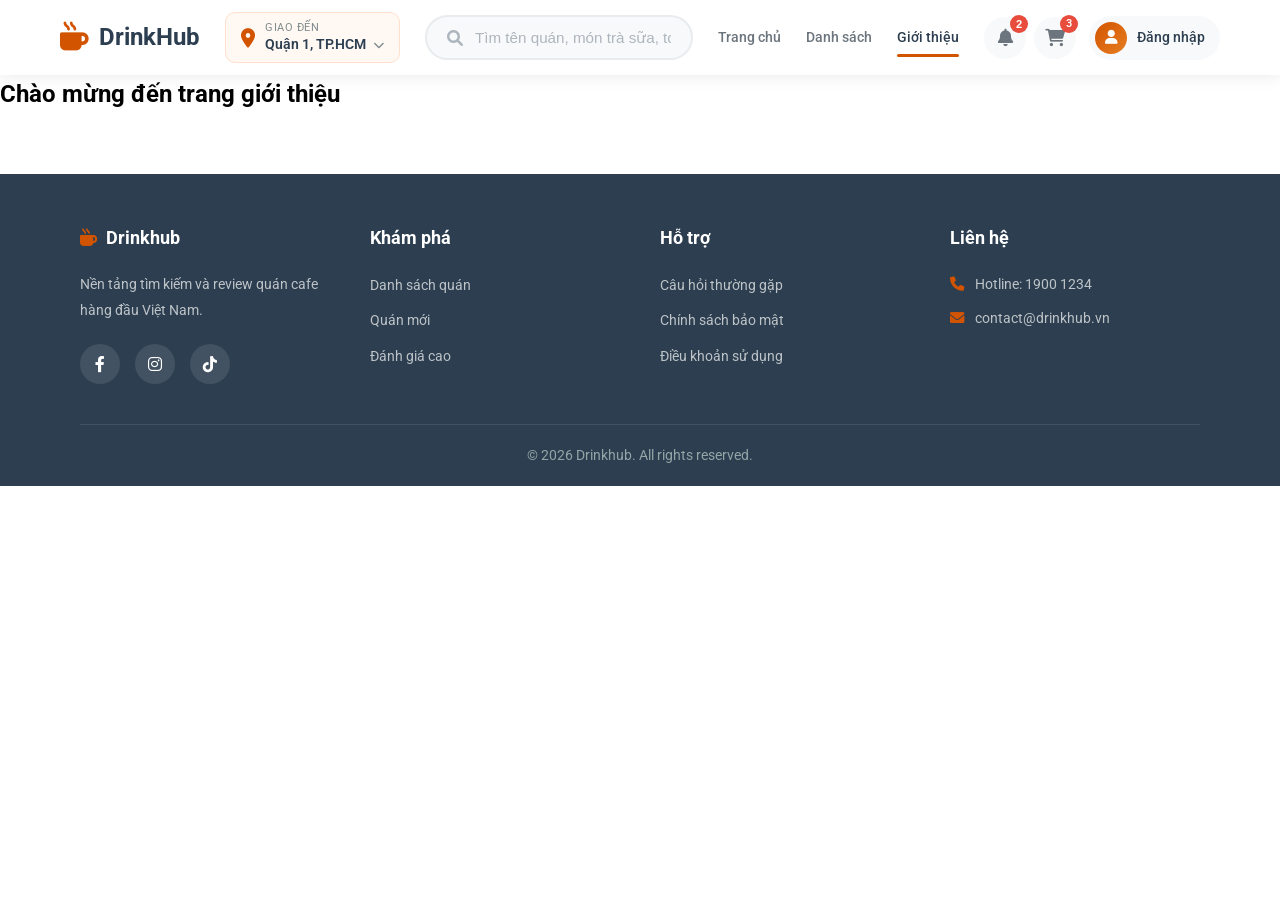
<file: assets/page/aboutPage/aboutPage.html>
<!DOCTYPE html>
<html lang="vi">
<head>
    <meta charset="UTF-8">
    <meta name="viewport" content="width=device-width, initial-scale=1.0">
    <title>Giới thiệu - DrinkHub</title>
    <link rel="stylesheet" href="../../component/header/header.css">
    <link rel="stylesheet" href="../../component/footer/footer.css">
    <link rel="stylesheet" href="./aboutPage.css">
    <link rel="stylesheet" href="https://cdnjs.cloudflare.com/ajax/libs/font-awesome/6.0.0/css/all.min.css">
    <link href="https://fonts.googleapis.com/css2?family=Playfair+Display:wght@400;500;600;700&family=Roboto:wght@300;400;500;700&display=swap" rel="stylesheet">
</head>
<body>
    <div id="header-placeholder"></div>

    <main>
        <h2>Chào mừng đến trang giới thiệu</h2>
    </main>

    <div id="footer-placeholder"></div>

    <script src="../../js/main.js"></script>
</body>
</html>
</file>
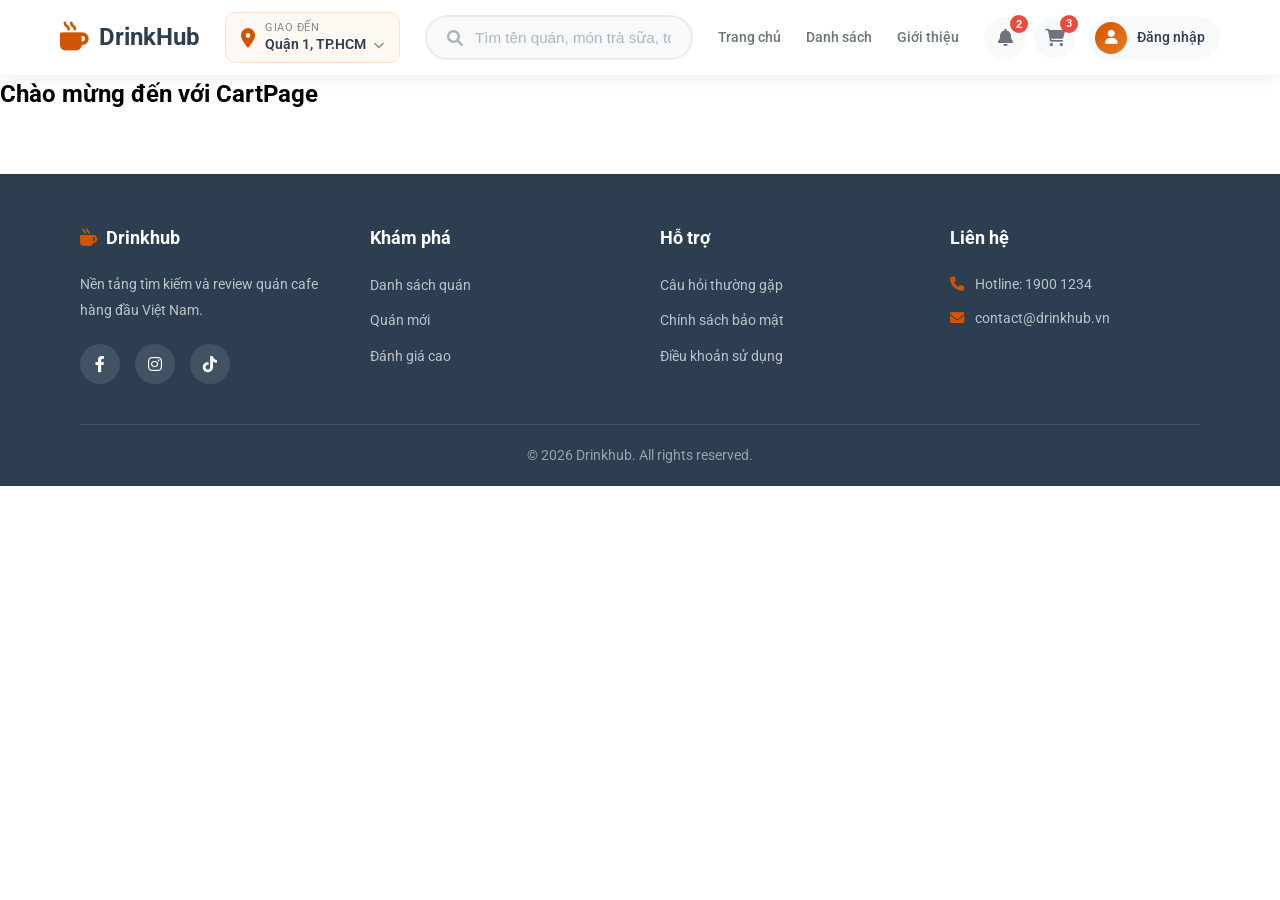
<file: assets/page/cartPage/cartPage.html>
<!DOCTYPE html>
<html lang="vi">
<head>
    <meta charset="UTF-8">
    <meta name="viewport" content="width=device-width, initial-scale=1.0">
    <title>Giỏ hàng - DrinkHub</title>
    <link rel="stylesheet" href="../../component/header/header.css">
    <link rel="stylesheet" href="../../component/footer/footer.css">
    <link rel="stylesheet" href="./cartPage.css">
    <link rel="stylesheet" href="https://cdnjs.cloudflare.com/ajax/libs/font-awesome/6.0.0/css/all.min.css">
    <link href="https://fonts.googleapis.com/css2?family=Playfair+Display:wght@400;500;600;700&family=Roboto:wght@300;400;500;700&display=swap" rel="stylesheet">
</head>
<body>
    <div id="header-placeholder"></div>

    <main>
        <h2>Chào mừng đến với CartPage</h2>
    </main>

    <div id="footer-placeholder"></div>

    <script src="../../js/main.js"></script>
</body>
</html>
</file>
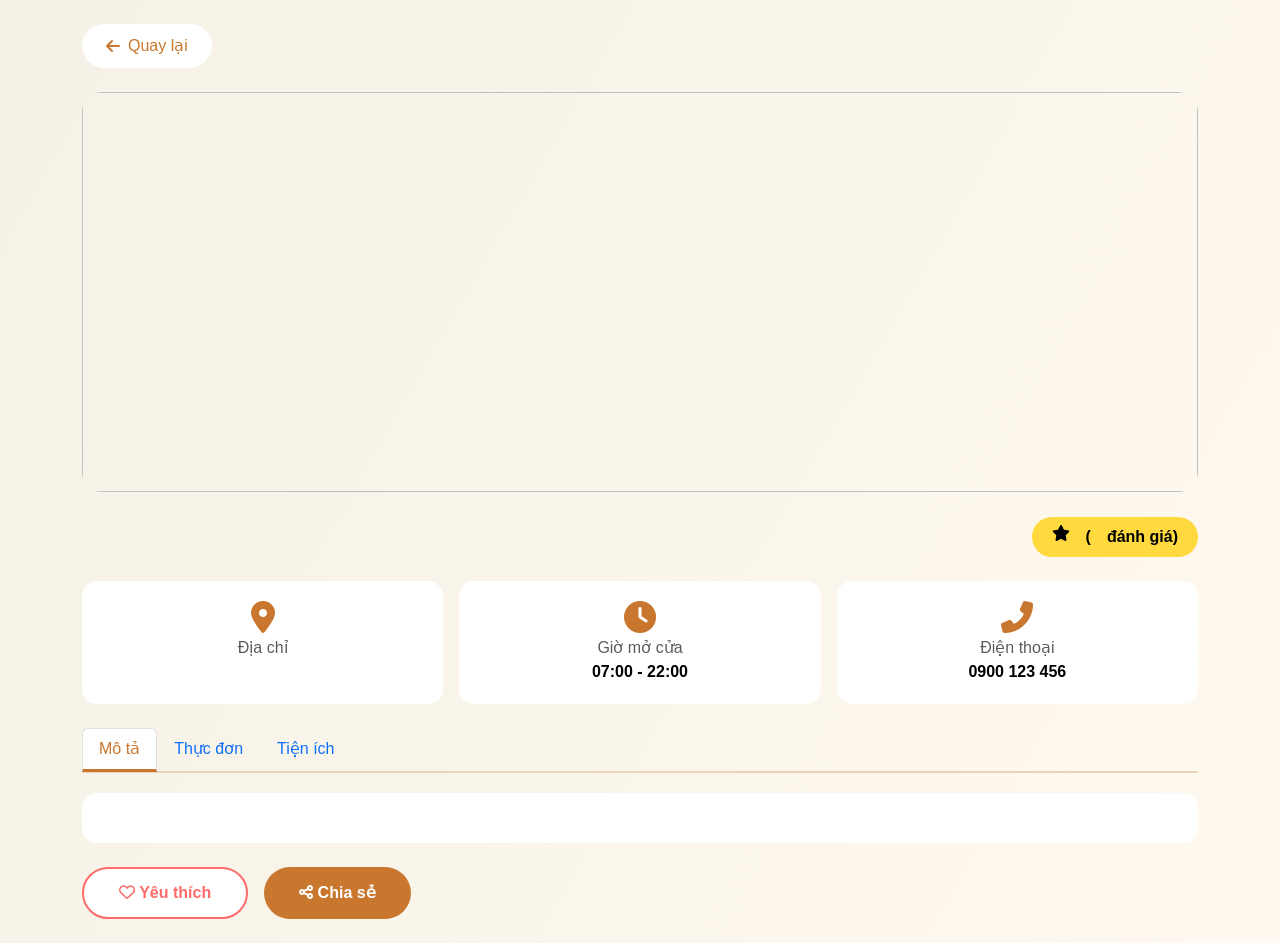
<file: assets/page/detailPage/detailPage.html>
<!DOCTYPE html>
<html lang="vi">

<head>
    <meta charset="UTF-8">
    <meta name="viewport" content="width=device-width, initial-scale=1.0">
    <title>Chi tiết quán</title>
    <link href="https://cdn.jsdelivr.net/npm/bootstrap@5.3.0/dist/css/bootstrap.min.css" rel="stylesheet">
    <link rel="stylesheet" href="https://cdnjs.cloudflare.com/ajax/libs/font-awesome/6.0.0/css/all.min.css">
    <link rel="stylesheet" href="../detailPage/detailPage.css">
</head>

<body>
    <div class="container py-4">
        <a href="../listPage/listPage.html" class="back-btn"><i class="fas fa-arrow-left"></i> Quay lại</a>

        <img id="img" class="cafe-img">
        <div class="d-flex justify-content-between align-items-center mb-4">
            <h1 id="name"></h1>
            <div class="rating"><i class="fas fa-star"></i> <span id="rating"></span> (<span id="review"></span> đánh
                giá)</div>
        </div>

        <div class="row g-3 mb-4">
            <div class="col-md-4">
                <div class="info-card"><i class="fas fa-map-marker-alt"></i>
                    <div class="text-muted">Địa chỉ</div>
                    <div id="quan" class="fw-bold"></div>
                </div>
            </div>
            <div class="col-md-4">
                <div class="info-card"><i class="fas fa-clock"></i>
                    <div class="text-muted">Giờ mở cửa</div>
                    <div class="fw-bold">07:00 - 22:00</div>
                </div>
            </div>
            <div class="col-md-4">
                <div class="info-card"><i class="fas fa-phone-alt"></i>
                    <div class="text-muted">Điện thoại</div>
                    <div class="fw-bold">0900 123 456</div>
                </div>
            </div>
        </div>

        <ul class="nav nav-tabs">
            <li class="nav-item"><button class="nav-link active" data-bs-toggle="tab" data-bs-target="#desc">Mô
                    tả</button></li>
            <li class="nav-item"><button class="nav-link" data-bs-toggle="tab" data-bs-target="#menu">Thực đơn</button>
            </li>
            <li class="nav-item"><button class="nav-link" data-bs-toggle="tab" data-bs-target="#utils">Tiện ích</button>
            </li>
        </ul>

        <div class="tab-content">
            <div class="tab-pane fade show active" id="desc">
                <div class="content-box" id="descText"></div>
            </div>
            <div class="tab-pane fade" id="menu">
                <div class="content-box" id="menuList"></div>
            </div>
            <div class="tab-pane fade" id="utils">
                <div class="content-box" id="utilsList"></div>
            </div>
        </div>

        <div class="d-flex gap-3 mt-4">
            <button class="btn-fav" id="favBtn"><i class="far fa-heart"></i> Yêu thích</button>
            <button class="btn-share" id="shareBtn"><i class="fas fa-share-alt"></i> Chia sẻ</button>
        </div>
    </div>
    <script src="https://cdn.jsdelivr.net/npm/bootstrap@5.3.0/dist/js/bootstrap.bundle.min.js"></script>
    <script>
        const data = JSON.parse(localStorage.getItem("selectedCafe"));

        if (data) {
            document.getElementById('img').src = data.img;
            document.getElementById('name').innerText = data.ten;
            document.getElementById('rating').innerText = data.rating;
            document.getElementById('review').innerText = data.review;
            document.getElementById('quan').innerText = data.quan;
            document.getElementById('descText').innerHTML = `${data.ten} là quán cafe tại ${data.quan}, đạt ${data.rating} sao với ${data.review} đánh giá. Không gian thoáng mát, phù hợp làm việc và thư giãn.`;

            // Hiển thị tiện ích từ tags
            if (data.tags) {
                let html = '';
                data.tags.forEach(t => html += `<span class="tag">${t}</span>`);
                document.getElementById('utilsList').innerHTML = html;
            }
            const menus = {
                1: ['Cà phê sữa đá 39k', 'Bạc xỉu 42k', 'Đen đá 35k'],
                2: ['Espresso 55k', 'Latte 65k', 'Matcha 70k'],
                3: ['Cà phê đen 49k', 'Croissant 55k', 'Pasta 129k']
            };
            let menuHtml = '';
            (menus[data.id] || ['Cà phê sữa đá 39k', 'Bạc xỉu 42k', 'Đen đá 35k']).forEach(m => {
                let [name, price] = m.split(' ');
                menuHtml += `<div class="menu-item"><span>${name}</span><span class="menu-price">${price}</span></div>`;
            });
            document.getElementById('menuList').innerHTML = menuHtml;
        }

        document.getElementById('favBtn').onclick = function () {
            this.classList.toggle('active');
            this.innerHTML = this.classList.contains('active') ? '<i class="fas fa-heart"></i> Đã thích' : '<i class="far fa-heart"></i> Yêu thích';
        };
        document.getElementById('shareBtn').onclick = () => alert('✅ Đã sao chép link');
    </script>
</body>

</html>
</file>
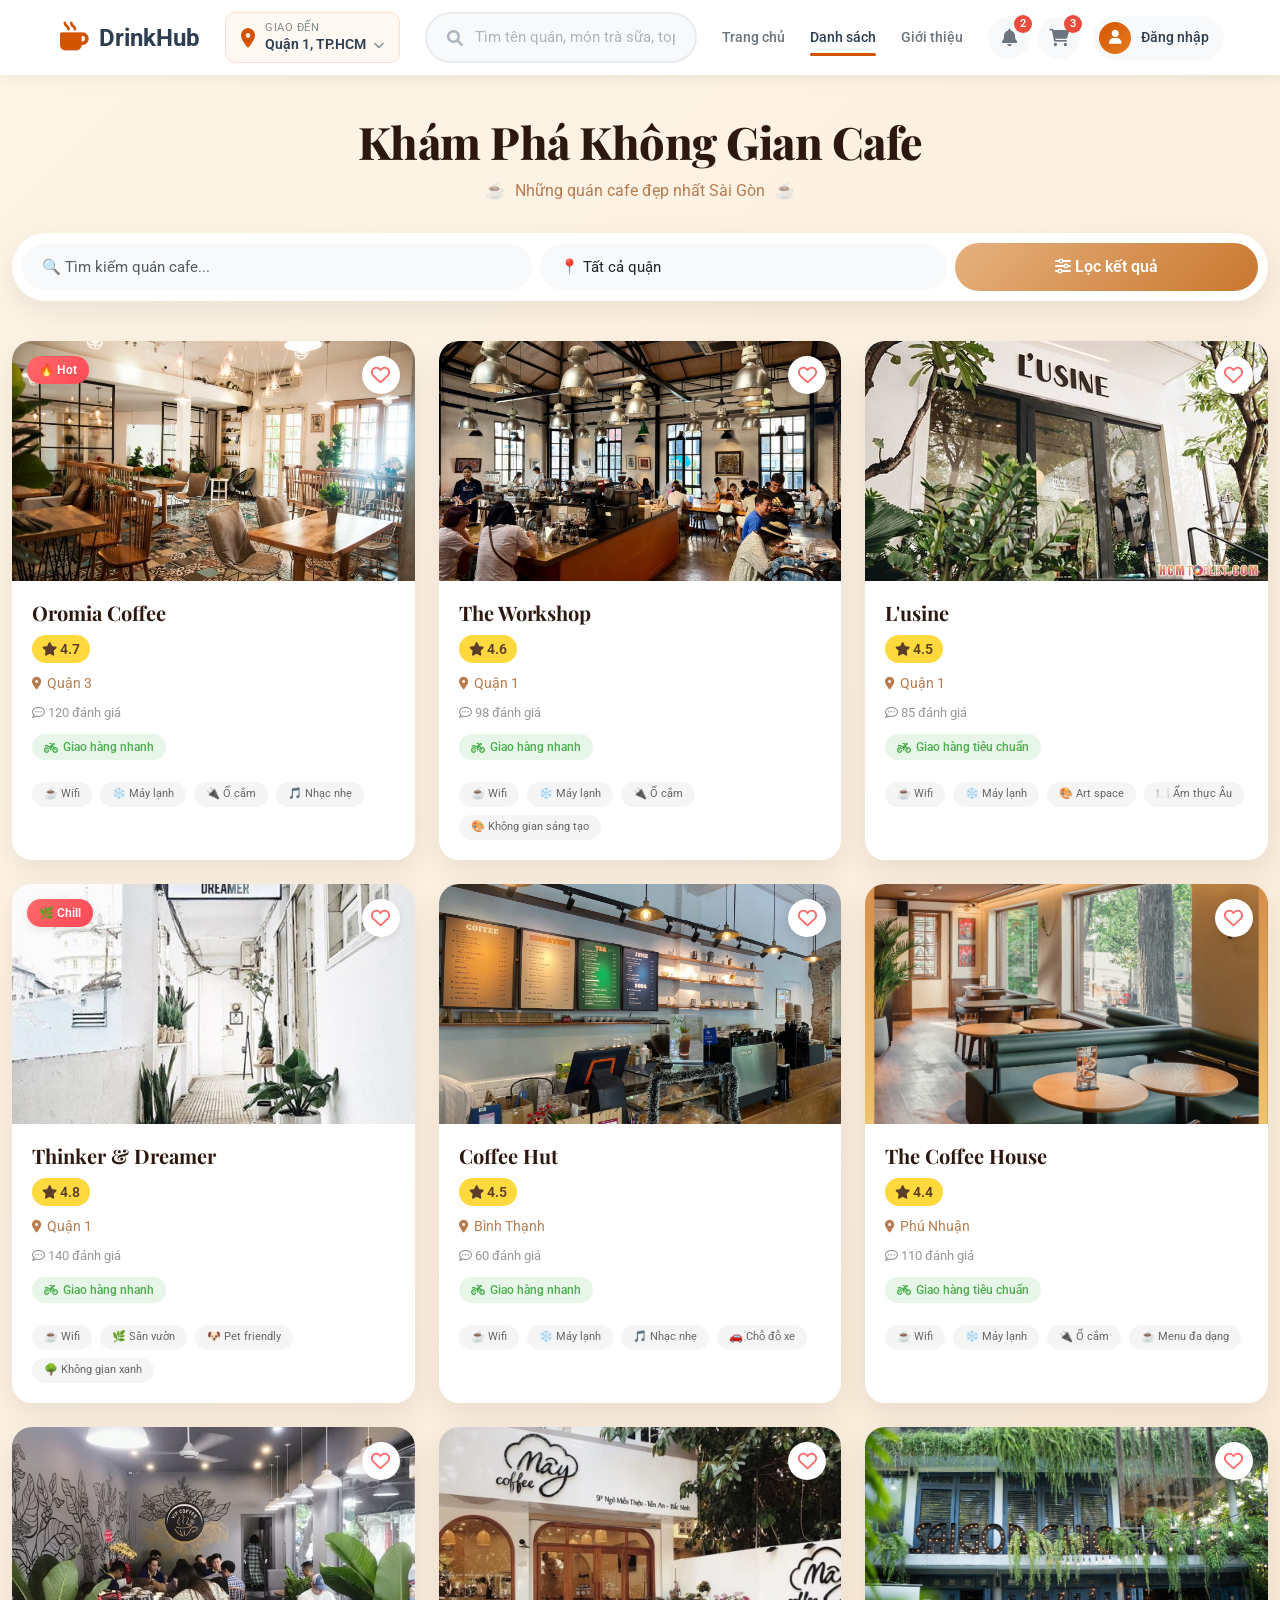
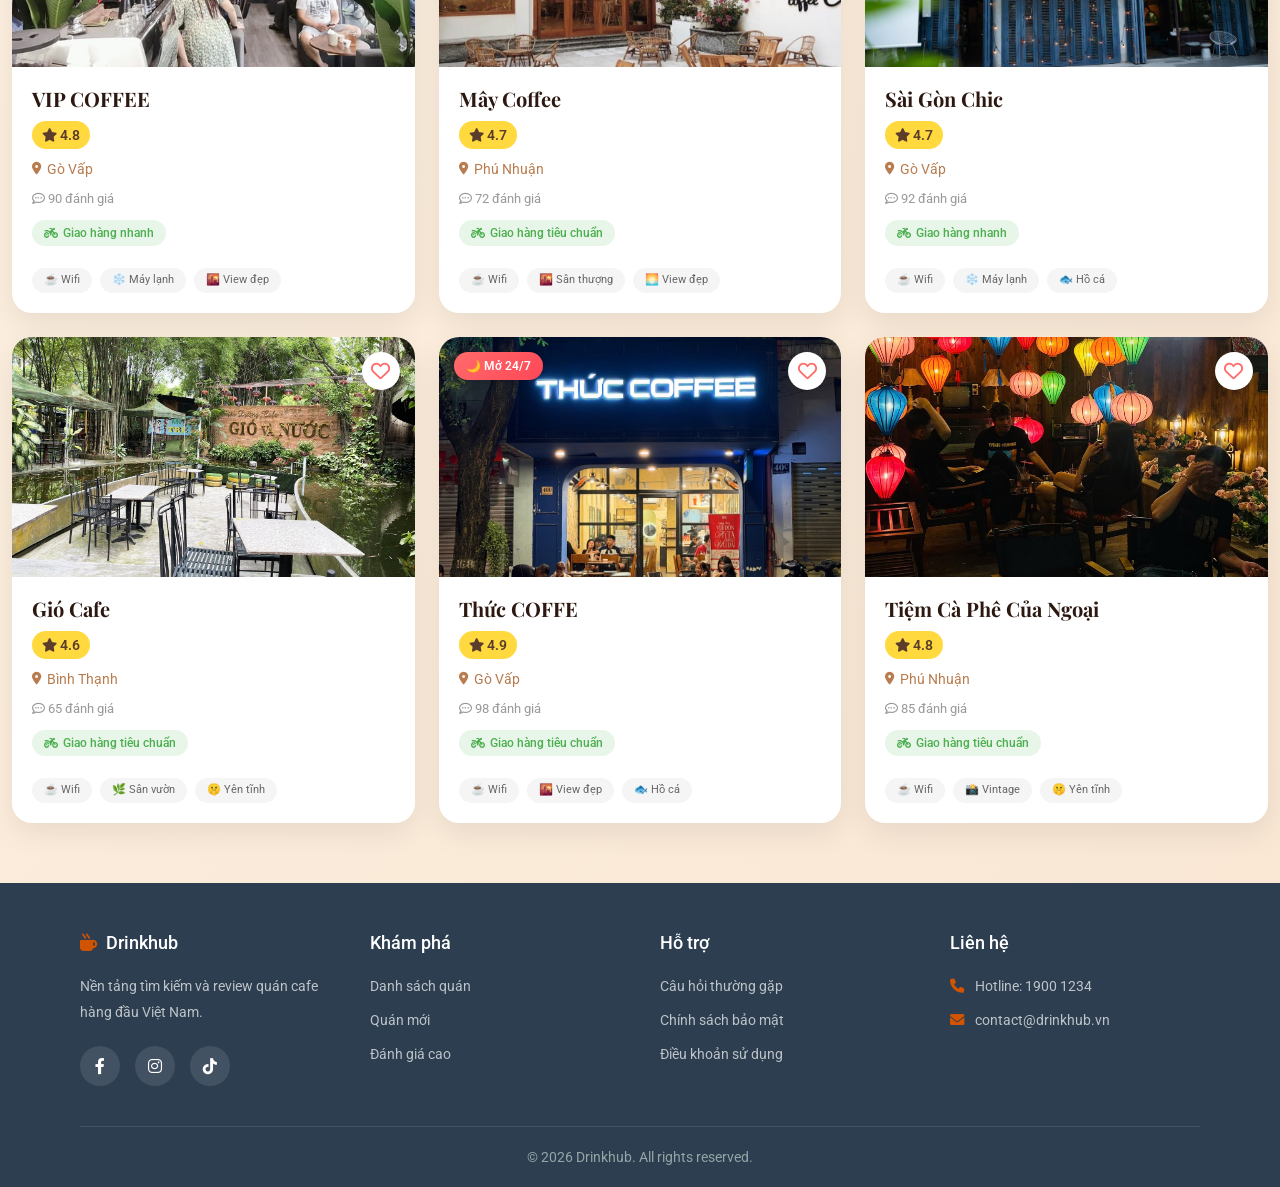
<file: assets/page/listPage/listPage.html>
<!DOCTYPE html>
<html lang="vi">

<head>
    <meta charset="UTF-8">
    <meta name="viewport" content="width=device-width, initial-scale=1.0">
    <title>Review - DrinkHub</title>
    <link href="https://cdn.jsdelivr.net/npm/bootstrap@5.3.0/dist/css/bootstrap.min.css" rel="stylesheet">
    <link rel="stylesheet" href="../../component/header/header.css">
    <link rel="stylesheet" href="../../component/footer/footer.css">
    <link rel="stylesheet" href="https://cdnjs.cloudflare.com/ajax/libs/font-awesome/6.0.0/css/all.min.css">
    <link
        href="https://fonts.googleapis.com/css2?family=Playfair+Display:wght@400;500;600;700;800&family=Roboto:wght@300;400;500;700&display=swap"
        rel="stylesheet">
    <link rel="stylesheet" href="../listPage/listPage.css">
</head>

<body>
    <div id="header-placeholder"></div>

    <div class="container" style="max-width: 1300px;">
        <div class="page-title">
            <h2>Khám Phá Không Gian Cafe</h2>
            <div class="subtitle">Những quán cafe đẹp nhất Sài Gòn</div>
        </div>
        <div class="filter-section">
            <div class="row g-2 align-items-center">
                <div class="col-md-5">
                    <input type="text" id="searchInput" class="form-control" placeholder="🔍 Tìm kiếm quán cafe...">
                </div>
                <div class="col-md-4">
                    <select id="locQuan" class="form-select">
                        <option value="all">📍 Tất cả quận</option>
                        <option value="Quận 1">Quận 1</option>
                        <option value="Quận 3">Quận 3</option>
                        <option value="Gò Vấp">Gò Vấp</option>
                        <option value="Phú Nhuận">Phú Nhuận</option>
                        <option value="Bình Thạnh">Bình Thạnh</option>
                    </select>
                </div>
                <div class="col-md-3">
                    <button onclick="locQuan()" class="btn w-100">
                        <i class="fas fa-sliders-h"></i> Lọc kết quả
                    </button>
                </div>
            </div>
        </div>
        <!-- LIST QUÁN -->
        <div class="row g-4" id="listCafe">
            <!-- Quán 1 -->
            <div class="col-lg-4 col-md-6 cafe-item" data-name="Oromia Coffee" data-quan="Quận 3" data-id="1">
                <div class="cafe-card" onclick="chonQuan(1)">
                    <div class="img-box">
                        <img src="./img/img1.jpg" alt="Oromia Coffee">
                        <div class="badge-hot">🔥 Hot</div>
                        <div class="heart" onclick="event.stopPropagation()"><i class="far fa-heart"></i> </div>
                    </div>
                    <div class="cafe-content">
                        <h3 class="cafe-name">Oromia Coffee</h3>
                        <div class="cafe-rating"><i class="fas fa-star"></i> 4.7 </div>
                        <div class="cafe-quan"> <i class="fas fa-map-marker-alt"></i> Quận 3 </div>
                        <div class="cafe-review"> <i class="far fa-comment-dots"></i> 120 đánh giá </div>
                        <div class="delivery"> <i class="fas fa-motorcycle"></i> Giao hàng nhanh </div>
                        <div class="tags">
                            <span>☕ Wifi</span>
                            <span>❄️ Máy lạnh</span>
                            <span>🔌 Ổ cắm</span>
                            <span>🎵 Nhạc nhẹ</span>
                        </div>
                    </div>
                </div>
            </div>
            <!-- Quán 2 -->
            <div class="col-lg-4 col-md-6 cafe-item" data-name="The Workshop" data-quan="Quận 1" data-id="2">
                <div class="cafe-card" onclick="chonQuan(2)">
                    <div class="img-box">
                        <img src="./img/img2.jpg" alt="The Workshop">
                        <div class="heart" onclick="event.stopPropagation()"> <i class="far fa-heart"></i> </div>
                    </div>
                    <div class="cafe-content">
                        <h3 class="cafe-name">The Workshop</h3>
                        <div class="cafe-rating"> <i class="fas fa-star"></i> 4.6 </div>
                        <div class="cafe-quan"> <i class="fas fa-map-marker-alt"></i> Quận 1 </div>
                        <div class="cafe-review"> <i class="far fa-comment-dots"></i> 98 đánh giá</div>
                        <div class="delivery"> <i class="fas fa-motorcycle"></i> Giao hàng nhanh </div>
                        <div class="tags">
                            <span>☕ Wifi</span>
                            <span>❄️ Máy lạnh</span>
                            <span>🔌 Ổ cắm</span>
                            <span>🎨 Không gian sáng tạo</span>
                        </div>
                    </div>
                </div>
            </div>
            <!-- Quán 3 -->
            <div class="col-lg-4 col-md-6 cafe-item" data-name="L'usine" data-quan="Quận 1" data-id="3">
                <div class="cafe-card" onclick="chonQuan(3)">
                    <div class="img-box">
                        <img src="./img/img3.jpg" alt="L'usine">
                        <div class="heart" onclick="event.stopPropagation()"><i class="far fa-heart"></i></div>
                    </div>
                    <div class="cafe-content">
                        <h3 class="cafe-name">L'usine</h3>
                        <div class="cafe-rating"><i class="fas fa-star"></i> 4.5</div>
                        <div class="cafe-quan"> <i class="fas fa-map-marker-alt"></i> Quận 1</div>
                        <div class="cafe-review"> <i class="far fa-comment-dots"></i> 85 đánh giá</div>
                        <div class="delivery"> <i class="fas fa-motorcycle"></i> Giao hàng tiêu chuẩn</div>
                        <div class="tags">
                            <span>☕ Wifi</span>
                            <span>❄️ Máy lạnh</span>
                            <span>🎨 Art space</span>
                            <span>🍽️ Ẩm thực Âu</span>
                        </div>
                    </div>
                </div>
            </div>

            <!-- Quán 4 -->
            <div class="col-lg-4 col-md-6 cafe-item" data-name="Thinker & Dreamer" data-quan="Quận 1" data-id="4">
                <div class="cafe-card" onclick="chonQuan(4)">
                    <div class="img-box">
                        <img src="./img/img4.jpg" alt="Thinker & Dreamer">
                        <div class="badge-hot">🌿 Chill</div>
                        <div class="heart" onclick="event.stopPropagation()"> <i class="far fa-heart"></i> </div>
                    </div>
                    <div class="cafe-content">
                        <h3 class="cafe-name">Thinker & Dreamer</h3>
                        <div class="cafe-rating"> <i class="fas fa-star"></i> 4.8 </div>
                        <div class="cafe-quan"> <i class="fas fa-map-marker-alt"></i> Quận 1 </div>
                        <div class="cafe-review"> <i class="far fa-comment-dots"></i> 140 đánh giá</div>
                        <div class="delivery"> <i class="fas fa-motorcycle"></i> Giao hàng nhanh </div>
                        <div class="tags">
                            <span>☕ Wifi</span>
                            <span>🌿 Sân vườn</span>
                            <span>🐶 Pet friendly</span>
                            <span>🌳 Không gian xanh</span>
                        </div>
                    </div>
                </div>
            </div>
            <!-- Quán 5 -->
            <div class="col-lg-4 col-md-6 cafe-item" data-name="Coffee Hut" data-quan="Bình Thạnh" data-id="5">
                <div class="cafe-card" onclick="chonQuan(5)">
                    <div class="img-box">
                        <img src="./img/img5.jpg" alt="Coffee Hut">
                        <div class="heart" onclick="event.stopPropagation()">
                            <i class="far fa-heart"></i>
                        </div>
                    </div>
                    <div class="cafe-content">
                        <h3 class="cafe-name">Coffee Hut</h3>
                        <div class="cafe-rating"> <i class="fas fa-star"></i> 4.5 </div>
                        <div class="cafe-quan"> <i class="fas fa-map-marker-alt"></i> Bình Thạnh</div>
                        <div class="cafe-review"> <i class="far fa-comment-dots"></i> 60 đánh giá</div>
                        <div class="delivery"> <i class="fas fa-motorcycle"></i> Giao hàng nhanh</div>
                        <div class="tags">
                            <span>☕ Wifi</span>
                            <span>❄️ Máy lạnh</span>
                            <span>🎵 Nhạc nhẹ</span>
                            <span>🚗 Chỗ đỗ xe</span>
                        </div>
                    </div>
                </div>
            </div>

            <!-- Quán 6 -->
            <div class="col-lg-4 col-md-6 cafe-item" data-name="The Coffee House" data-quan="Phú Nhuận" data-id="6">
                <div class="cafe-card" onclick="chonQuan(6)">
                    <div class="img-box">
                        <img src="./img/img6.jpg" alt="The Coffee House">
                        <div class="heart" onclick="event.stopPropagation()">
                            <i class="far fa-heart"></i>
                        </div>
                    </div>
                    <div class="cafe-content">
                        <h3 class="cafe-name">The Coffee House</h3>
                        <div class="cafe-rating"> <i class="fas fa-star"></i> 4.4</div>
                        <div class="cafe-quan"><i class="fas fa-map-marker-alt"></i> Phú Nhuận </div>
                        <div class="cafe-review"><i class="far fa-comment-dots"></i> 110 đánh giá </div>
                        <div class="delivery"><i class="fas fa-motorcycle"></i> Giao hàng tiêu chuẩn </div>
                        <div class="tags"> <span>☕ Wifi</span>
                            <span>❄️ Máy lạnh</span>
                            <span>🔌 Ổ cắm</span>
                            <span>☕ Menu đa dạng</span>
                        </div>
                    </div>
                </div>
            </div>
            <!-- Quán 7 -->
            <div class="col-lg-4 col-md-6 cafe-item" data-name="VIP COFFEE" data-quan="Gò Vấp" data-id="7">
                <div class="cafe-card" onclick="chonQuan(7)">
                    <div class="img-box">
                        <img src="./img/img7.jpg" alt="VIP COFFEE">
                        <div class="heart" onclick="event.stopPropagation()">
                            <i class="far fa-heart"></i>
                        </div>
                    </div>
                    <div class="cafe-content">
                        <h3 class="cafe-name">VIP COFFEE</h3>
                        <div class="cafe-rating"><i class="fas fa-star"></i> 4.8</div>
                        <div class="cafe-quan"><i class="fas fa-map-marker-alt"></i> Gò Vấp</div>
                        <div class="cafe-review"><i class="far fa-comment-dots"></i> 90 đánh giá</div>
                        <div class="delivery"><i class="fas fa-motorcycle"></i> Giao hàng nhanh</div>
                        <div class="tags"><span>☕ Wifi</span><span>❄️ Máy lạnh</span><span>🌇 View đẹp</span></div>
                    </div>
                </div>
            </div>
            <!-- Quán 8 -->
            <div class="col-lg-4 col-md-6 cafe-item" data-name="Mây Coffee" data-quan="Phú Nhuận" data-id="8">
                <div class="cafe-card" onclick="chonQuan(8)">
                    <div class="img-box">
                        <img src="./img/img8.jpg" alt="Mây Coffee">
                        <div class="heart" onclick="event.stopPropagation()">
                            <i class="far fa-heart"></i>
                        </div>
                    </div>
                    <div class="cafe-content">
                        <h3 class="cafe-name">Mây Coffee</h3>
                        <div class="cafe-rating"><i class="fas fa-star"></i> 4.7</div>
                        <div class="cafe-quan"><i class="fas fa-map-marker-alt"></i> Phú Nhuận</div>
                        <div class="cafe-review"><i class="far fa-comment-dots"></i> 72 đánh giá</div>
                        <div class="delivery"><i class="fas fa-motorcycle"></i> Giao hàng tiêu chuẩn</div>
                        <div class="tags"><span>☕ Wifi</span><span>🌇 Sân thượng</span><span>🌅 View đẹp</span></div>
                    </div>
                </div>
            </div>

            <!-- Quán 9 -->
            <div class="col-lg-4 col-md-6 cafe-item" data-name="Sài Gòn Chic" data-quan="Gò Vấp" data-id="9">
                <div class="cafe-card" onclick="chonQuan(9)">
                    <div class="img-box">
                        <img src="./img/img9.jpg" alt="Sài Gòn Chic">
                        <div class="heart" onclick="event.stopPropagation()">
                            <i class="far fa-heart"></i>
                        </div>
                    </div>
                    <div class="cafe-content">
                        <h3 class="cafe-name">Sài Gòn Chic</h3>
                        <div class="cafe-rating"><i class="fas fa-star"></i> 4.7</div>
                        <div class="cafe-quan"><i class="fas fa-map-marker-alt"></i> Gò Vấp</div>
                        <div class="cafe-review"><i class="far fa-comment-dots"></i> 92 đánh giá</div>
                        <div class="delivery"><i class="fas fa-motorcycle"></i> Giao hàng nhanh</div>
                        <div class="tags"><span>☕ Wifi</span><span>❄️ Máy lạnh</span><span>🐟 Hồ cá</span></div>
                    </div>
                </div>
            </div>

            <!-- Quán 10 -->
            <div class="col-lg-4 col-md-6 cafe-item" data-name="Gió Cafe" data-quan="Bình Thạnh" data-id="10">
                <div class="cafe-card" onclick="chonQuan(10)">
                    <div class="img-box">
                        <img src="./img/img10.jpg" alt="Gió Cafe">
                        <div class="heart" onclick="event.stopPropagation()">
                            <i class="far fa-heart"></i>
                        </div>
                    </div>
                    <div class="cafe-content">
                        <h3 class="cafe-name">Gió Cafe</h3>
                        <div class="cafe-rating"><i class="fas fa-star"></i> 4.6</div>
                        <div class="cafe-quan"><i class="fas fa-map-marker-alt"></i> Bình Thạnh</div>
                        <div class="cafe-review"><i class="far fa-comment-dots"></i> 65 đánh giá</div>
                        <div class="delivery"><i class="fas fa-motorcycle"></i> Giao hàng tiêu chuẩn</div>
                        <div class="tags"><span>☕ Wifi</span><span>🌿 Sân vườn</span><span>🤫 Yên tĩnh</span></div>
                    </div>
                </div>
            </div>

            <!-- Quán 11 -->
            <div class="col-lg-4 col-md-6 cafe-item" data-name="Thức COFFE" data-quan="Gò Vấp" data-id="11">
                <div class="cafe-card" onclick="chonQuan(11)">
                    <div class="img-box">
                        <img src="./img/img11.jpg" alt="Thức COFFE">
                        <div class="badge-hot">🌙 Mở 24/7</div>
                        <div class="heart" onclick="event.stopPropagation()">
                            <i class="far fa-heart"></i>
                        </div>
                    </div>
                    <div class="cafe-content">
                        <h3 class="cafe-name">Thức COFFE</h3>
                        <div class="cafe-rating"><i class="fas fa-star"></i> 4.9</div>
                        <div class="cafe-quan"><i class="fas fa-map-marker-alt"></i> Gò Vấp</div>
                        <div class="cafe-review"><i class="far fa-comment-dots"></i> 98 đánh giá</div>
                        <div class="delivery"><i class="fas fa-motorcycle"></i> Giao hàng tiêu chuẩn</div>
                        <div class="tags"><span>☕ Wifi</span><span>🌇 View đẹp</span><span>🐟 Hồ cá</span></div>
                    </div>
                </div>
            </div>

            <!-- Quán 12 -->
            <div class="col-lg-4 col-md-6 cafe-item" data-name="Tiệm Cà Phê Của Ngoại" data-quan="Phú Nhuận"
                data-id="12">
                <div class="cafe-card" onclick="chonQuan(12)">
                    <div class="img-box">
                        <img src="./img/img12.jpg" alt="Tiệm Cà Phê Của Ngoại">
                        <div class="heart" onclick="event.stopPropagation()">
                            <i class="far fa-heart"></i>
                        </div>
                    </div>
                    <div class="cafe-content">
                        <h3 class="cafe-name">Tiệm Cà Phê Của Ngoại</h3>
                        <div class="cafe-rating"><i class="fas fa-star"></i> 4.8</div>
                        <div class="cafe-quan"><i class="fas fa-map-marker-alt"></i> Phú Nhuận</div>
                        <div class="cafe-review"><i class="far fa-comment-dots"></i> 85 đánh giá</div>
                        <div class="delivery"><i class="fas fa-motorcycle"></i> Giao hàng tiêu chuẩn</div>
                        <div class="tags"><span>☕ Wifi</span><span>📸 Vintage</span><span>🤫 Yên tĩnh</span></div>
                    </div>
                </div>
            </div>
        </div>
    </div>
    <div id="footer-placeholder"></div>
    <script src="../../js/main.js"></script>
    <script>
        function locQuan() {
            const keyword = document.getElementById("searchInput").value.toLowerCase();
            const quan = document.getElementById("locQuan").value;
            const list = document.querySelectorAll(".cafe-item");
            list.forEach(item => {
                const ten = item.dataset.name.toLowerCase();
                const khuVuc = item.dataset.quan;

                if (ten.includes(keyword) && (quan === "all" || khuVuc === quan)) {
                    item.style.display = "block";
                } else {
                    item.style.display = "none";
                }
            });
        }
        function chonQuan(id) {
            const item = document.querySelector(`.cafe-item[data-id='${id}']`);
            const ten = item.querySelector('.cafe-name').innerText;
            const quan = item.querySelector('.cafe-quan').innerText.replace('📍 ', '').trim();
            const rating = item.querySelector('.cafe-rating').innerText.replace('⭐ ', '').trim();
            const review = item.querySelector('.cafe-review').innerText.replace(' đánh giá', '').replace(' reviews', '').trim();
            const img = item.querySelector('img').src;
            const cafeData = { id: id, ten: ten, quan: quan, rating: rating, review: review, img: img };
            localStorage.setItem("selectedCafe", JSON.stringify(cafeData));
            window.location.href = "../detailPage/detailPage.html";
        }
        document.querySelectorAll('.heart').forEach(heart => {
            heart.addEventListener('click', function (e) {
                e.stopPropagation();
                const icon = this.querySelector('i');
                if (icon.classList.contains('far')) {
                    icon.classList.remove('far');
                    icon.classList.add('fas');
                } else {
                    icon.classList.remove('fas');
                    icon.classList.add('far');
                }
            });
        });
    </script>
</body>

</html>
</file>
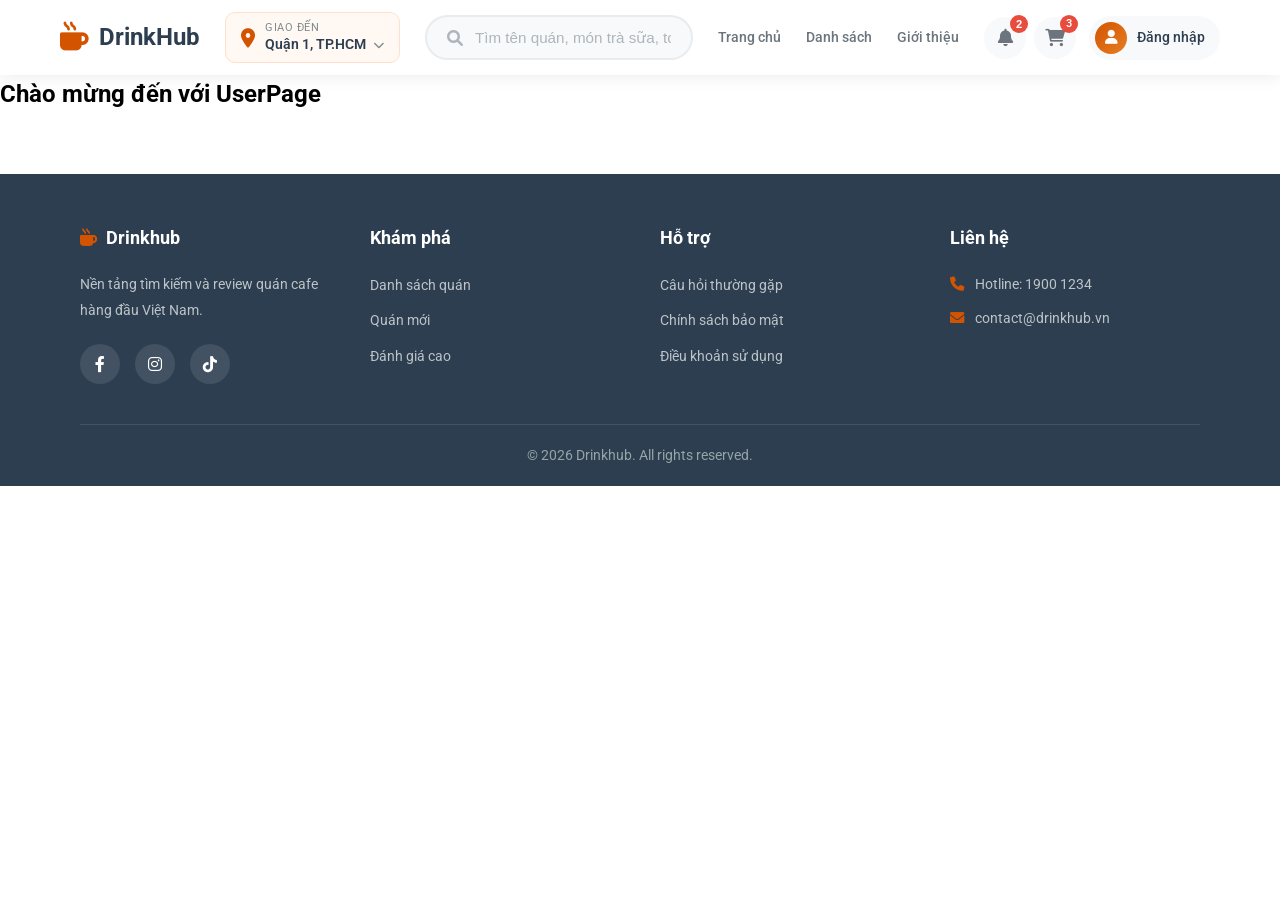
<file: assets/page/userPage/userPage.html>
<!DOCTYPE html>
<html lang="vi">
<head>
    <meta charset="UTF-8">
    <meta name="viewport" content="width=device-width, initial-scale=1.0">
    <title>Tài khoản - DrinkHub</title>
    <link rel="stylesheet" href="../../component/header/header.css">
    <link rel="stylesheet" href="../../component/footer/footer.css">
    <link rel="stylesheet" href="./userPage.css">
    <link rel="stylesheet" href="https://cdnjs.cloudflare.com/ajax/libs/font-awesome/6.0.0/css/all.min.css">
    <link href="https://fonts.googleapis.com/css2?family=Playfair+Display:wght@400;500;600;700&family=Roboto:wght@300;400;500;700&display=swap" rel="stylesheet">
</head>
<body>
    <div id="header-placeholder"></div>

    <main>
        <h2>Chào mừng đến với UserPage</h2>
    </main>

    <div id="footer-placeholder"></div>

    <script src="../../js/main.js"></script>
</body>
</html>
</file>
<file: assets/component/header/header.css>
.main-header {
    background: #ffffff;
    padding: 12px 60px;
    box-shadow: 0 2px 15px rgba(0,0,0,0.08);
    position: sticky;
    top: 0;
    z-index: 100;
}

.header-container {
    display: flex;
    align-items: center;
    gap: 25px;
    max-width: 1400px;
    margin: 0 auto;
}

.logo {
    display: flex;
    align-items: center;
    gap: 10px;
    font-size: 1.5rem;
    font-weight: 700;
    color: #2c3e50;
    text-decoration: none;
    flex-shrink: 0;
}

.logo:hover {
    color: #2c3e50;
}

.logo i {
    color: #d35400;
    font-size: 1.8rem;
}

.location-picker {
    display: flex;
    align-items: center;
    gap: 10px;
    padding: 8px 15px;
    background: #fff8f3;
    border: 1px solid #ffe0cc;
    border-radius: 10px;
    cursor: pointer;
    transition: all 0.3s ease;
    flex-shrink: 0;
}

.location-picker:hover {
    border-color: #d35400;
    background: #fff5ed;
}

.location-picker > i {
    color: #d35400;
    font-size: 1.2rem;
}

.location-info {
    display: flex;
    flex-direction: column;
    line-height: 1.3;
}

.location-label {
    font-size: 0.7rem;
    color: #7f8c8d;
    text-transform: uppercase;
    letter-spacing: 0.5px;
}

.location-address {
    font-size: 0.9rem;
    font-weight: 600;
    color: #2c3e50;
}

.location-address i {
    font-size: 0.7rem;
    margin-left: 5px;
    color: #7f8c8d;
}

.search-bar {
    flex: 1;
    max-width: 500px;
    display: flex;
    align-items: center;
    gap: 12px;
    background: #f8f9fa;
    border: 2px solid #e9ecef;
    border-radius: 30px;
    padding: 12px 20px;
    transition: all 0.3s ease;
}

.search-bar:focus-within {
    border-color: #d35400;
    background: #fff;
    box-shadow: 0 0 0 4px rgba(211, 84, 0, 0.1);
}

.search-bar i {
    color: #adb5bd;
    font-size: 1rem;
}

.search-bar:focus-within i {
    color: #d35400;
}

.search-bar input {
    flex: 1;
    border: none;
    background: transparent;
    outline: none;
    font-size: 0.95rem;
    color: #2c3e50;
}

.search-bar input::placeholder {
    color: #adb5bd;
}

.nav-links {
    display: flex;
    align-items: center;
    gap: 25px;
    flex-shrink: 0;
}

.nav-links a {
    text-decoration: none;
    color: #6c757d;
    font-size: 0.9rem;
    font-weight: 500;
    transition: all 0.3s ease;
    position: relative;
    white-space: nowrap;
}

.nav-links a:hover,
.nav-links a.active {
    color: #2c3e50;
}

.nav-links a.active::after {
    content: '';
    position: absolute;
    bottom: -8px;
    left: 0;
    width: 100%;
    height: 3px;
    background: #d35400;
    border-radius: 2px;
}

.promo-link {
    color: #d35400 !important;
    font-weight: 600 !important;
}

.promo-link i {
    margin-right: 5px;
}

.user-actions {
    display: flex;
    align-items: center;
    gap: 8px;
    margin-left: auto;
    flex-shrink: 0;
}

.action-btn {
    position: relative;
    width: 42px;
    height: 42px;
    border: none;
    background: #f8f9fa;
    border-radius: 50%;
    cursor: pointer;
    display: flex;
    align-items: center;
    justify-content: center;
    transition: all 0.3s ease;
    text-decoration: none;
}

.action-btn i {
    font-size: 1.1rem;
    color: #6c757d;
}

.action-btn:hover {
    background: #fff5ed;
}

.action-btn:hover i {
    color: #d35400;
}

.action-btn .badge {
    position: absolute;
    top: -2px;
    right: -2px;
    min-width: 18px;
    height: 18px;
    background: #e74c3c;
    color: white;
    font-size: 0.7rem;
    font-weight: 600;
    border-radius: 50%;
    display: flex;
    align-items: center;
    justify-content: center;
    padding: 0 4px;
}

.user-account {
    display: flex;
    align-items: center;
    gap: 10px;
    padding: 6px 15px 6px 6px;
    background: #f8f9fa;
    border-radius: 30px;
    cursor: pointer;
    transition: all 0.3s ease;
    margin-left: 5px;
    text-decoration: none;
    color: inherit;
}

.user-account:hover {
    background: #e9ecef;
}

.avatar {
    width: 32px;
    height: 32px;
    background: linear-gradient(135deg, #d35400, #e67e22);
    border-radius: 50%;
    display: flex;
    align-items: center;
    justify-content: center;
}

.avatar i {
    color: white;
    font-size: 0.9rem;
}

.user-name {
    font-size: 0.85rem;
    font-weight: 500;
    color: #2c3e50;
    white-space: nowrap;
}
</file>
<file: assets/component/footer/footer.css>
.main-footer {
    background: #2c3e50;
    padding: 50px 80px 20px;
    margin-top: 60px;
    color: #ecf0f1;
}

.footer-container {
    display: grid;
    grid-template-columns: repeat(4, 1fr);
    gap: 40px;
    margin-bottom: 40px;
}

.footer-col h3 {
    font-size: 1.1rem;
    margin-bottom: 20px;
    color: #fff;
    display: flex;
    align-items: center;
    gap: 8px;
}

.footer-col h3 i {
    color: #d35400;
}

.footer-col p {
    color: #bdc3c7;
    font-size: 0.9rem;
    line-height: 1.8;
    margin-bottom: 8px;
}

.footer-col p i {
    color: #d35400;
    margin-right: 8px;
}

.footer-col ul {
    list-style: none;
    padding: 0;
}

.footer-col ul li {
    margin-bottom: 10px;
}

.footer-col ul li a {
    color: #bdc3c7;
    text-decoration: none;
    font-size: 0.9rem;
    transition: color 0.3s ease;
}

.footer-col ul li a:hover {
    color: #d35400;
}

.social-links {
    display: flex;
    gap: 15px;
    margin-top: 20px;
}

.social-links a {
    width: 40px;
    height: 40px;
    background: rgba(255,255,255,0.1);
    border-radius: 50%;
    display: flex;
    align-items: center;
    justify-content: center;
    color: #fff;
    text-decoration: none;
    transition: all 0.3s ease;
}

.social-links a:hover {
    background: #d35400;
    transform: translateY(-3px);
}

.copyright {
    text-align: center;
    padding-top: 20px;
    border-top: 1px solid rgba(255,255,255,0.1);
    font-size: 0.85rem;
    color: #95a5a6;
}
</file>
<file: assets/page/aboutPage/aboutPage.css>
* {
    margin: 0;
    padding: 0;
    box-sizing: border-box;
}

body {
    font-family: 'Roboto', sans-serif;
    background: var(--bg-light);
    color: var(--text-dark);
    line-height: 1.6;
}
</file>
<file: assets/page/cartPage/cartPage.css>
*{
    margin: 0;
    padding: 0;
    box-sizing: border-box;
}
body {
    font-family: 'Roboto', sans-serif;
    background: var(--bg-light);
    color: var(--text-dark);
    line-height: 1.6;
}
</file>
<file: assets/page/detailPage/detailPage.css>
* {
	margin: 0;
	padding: 0;
	box-sizing: border-box;
}

body {
	font-family: 'Roboto', sans-serif;
	background: linear-gradient(120deg, #f5f1e7 0%, #fff9ef 100%);
	color: var(--text-dark);
}

.back-btn {
	display: inline-flex;
	align-items: center;
	gap: 8px;
	background: white;
	padding: 10px 24px;
	border-radius: 40px;
	text-decoration: none;
	color: #c9772e;
	margin-bottom: 24px
}

.cafe-img {
	width: 100%;
	height: 400px;
	object-fit: cover;
	border-radius: 20px;
	margin-bottom: 25px
}

.rating {
	background: #ffd93d;
	padding: 8px 20px;
	border-radius: 30px;
	display: inline-flex;
	gap: 8px;
	font-weight: 600
}

.info-card {
	background: white;
	padding: 20px;
	border-radius: 15px;
	text-align: center;
	height: 100%
}

.info-card i {
	font-size: 2rem;
	color: #c9772e
}

.nav-tabs {
	border-bottom: 2px solid #e9d5b5;
	margin-top: 20px
}

.nav-tabs .nav-link.active {
	color: #c9772e;
	border-bottom: 3px solid #c9772e
}

.content-box {
	background: white;
	padding: 25px;
	border-radius: 15px;
	margin-top: 20px
}

.menu-item {
	display: flex;
	justify-content: space-between;
	padding: 12px 0;
	border-bottom: 1px dashed #ddd
}

.menu-price {
	color: #c9772e;
	font-weight: bold
}

.tag {
	background: #f0f0f0;
	padding: 8px 18px;
	border-radius: 25px;
	display: inline-block;
	margin: 5px
}

.btn-fav,
.btn-share {
	padding: 12px 35px;
	border-radius: 30px;
	font-weight: 600
}

.btn-fav {
	background: white;
	border: 2px solid #ff6b6b;
	color: #ff6b6b
}

.btn-fav.active {
	background: #ff6b6b;
	color: white
}

.btn-share {
	background: #c9772e;
	border: none;
	color: white
}
</file>
<file: assets/page/listPage/listPage.css>
* {
    margin: 0;
    padding: 0;
    box-sizing: border-box;
}

body {
    font-family: 'Roboto', sans-serif;
    background: linear-gradient(135deg, #fef5e7 0%, #f9e6d3 100%);
    min-height: 100vh;
}

.page-title {
    text-align: center;
    margin: 40px 0 30px;
    position: relative;
}

.page-title h2 {
    font-family: 'Playfair Display', serif;
    font-size: 2.8rem;
    font-weight: 800;
    color: #2c1810;
    margin-bottom: 10px;
    letter-spacing: -0.5px;
}

.page-title .subtitle {
    color: #b87c4f;
    font-size: 1rem;
    font-weight: 400;
    position: relative;
    display: inline-block;
}

.page-title .subtitle::before,
.page-title .subtitle::after {
    content: "☕";
    margin: 0 10px;
    opacity: 0.6;
}

.filter-section {
    background: white;
    border-radius: 60px;
    padding: 10px;
    box-shadow: 0 10px 30px rgba(0, 0, 0, 0.08);
    margin-bottom: 40px;
}

.filter-section input,
.filter-section select {
    border: none;
    padding: 12px 20px;
    font-size: 0.95rem;
    background: #f8f9fa;
    border-radius: 50px;
}

.filter-section input:focus,
.filter-section select:focus {
    outline: none;
    box-shadow: none;
    background: white;
    border: 1px solid #e6b17e;
}

.filter-section button {
    background: linear-gradient(135deg, #e6b17e 0%, #c9772e 100%);
    border: none;
    padding: 12px 30px;
    border-radius: 50px;
    font-weight: 600;
    color: white;
    transition: all 0.3s;
}

.filter-section button:hover {
    transform: translateY(-2px);
    box-shadow: 0 5px 15px rgba(201, 119, 46, 0.3);
}

/* Cafe Card */
.cafe-card {
    background: white;
    border-radius: 20px;
    overflow: hidden;
    box-shadow: 0 10px 30px rgba(0, 0, 0, 0.08);
    transition: all 0.4s cubic-bezier(0.175, 0.885, 0.32, 1.275);
    cursor: pointer;
    height: 100%;
    position: relative;
}

.cafe-card:hover {
    transform: translateY(-10px);
    box-shadow: 0 20px 40px rgba(0, 0, 0, 0.15);
}

.img-box {
    position: relative;
    height: 240px;
    overflow: hidden;
    background: #f0f0f0;
}

.img-box img {
    width: 100%;
    height: 100%;
    object-fit: cover;
    transition: transform 0.6s ease;
}

.cafe-card:hover .img-box img {
    transform: scale(1.1);
}

.heart {
    position: absolute;
    top: 15px;
    right: 15px;
    background: white;
    width: 38px;
    height: 38px;
    border-radius: 50%;
    display: flex;
    align-items: center;
    justify-content: center;
    cursor: pointer;
    transition: all 0.3s;
    box-shadow: 0 2px 10px rgba(0, 0, 0, 0.1);
    z-index: 2;
}

.heart i {
    font-size: 1.2rem;
    color: #ff6b6b;
    transition: all 0.3s;
}

.heart:hover {
    background: #ff6b6b;
    transform: scale(1.1);
}

.heart:hover i {
    color: white;
}

.badge-hot {
    position: absolute;
    top: 15px;
    left: 15px;
    background: linear-gradient(135deg, #ff6b6b, #ff4757);
    color: white;
    padding: 5px 12px;
    border-radius: 20px;
    font-size: 0.75rem;
    font-weight: 600;
    z-index: 2;
    box-shadow: 0 2px 8px rgba(0, 0, 0, 0.1);
}

.cafe-content {
    padding: 20px;
}

.cafe-name {
    font-size: 1.25rem;
    font-weight: 700;
    color: #2c1810;
    margin-bottom: 10px;
    font-family: 'Playfair Display', serif;
}

.cafe-rating {
    display: inline-block;
    background: #ffd93d;
    padding: 4px 10px;
    border-radius: 20px;
    font-size: 0.85rem;
    font-weight: 600;
    color: #5a3e2b;
    margin-bottom: 10px;
}

.cafe-quan {
    color: #b87c4f;
    font-size: 0.9rem;
    margin-bottom: 8px;
    display: flex;
    align-items: center;
    gap: 5px;
}

.cafe-quan i {
    font-size: 0.8rem;
}

.cafe-review {
    color: #999;
    font-size: 0.8rem;
    margin-bottom: 12px;
}

.delivery {
    display: inline-flex;
    align-items: center;
    gap: 5px;
    background: #e8f5e9;
    color: #4caf50;
    padding: 4px 12px;
    border-radius: 20px;
    font-size: 0.75rem;
    font-weight: 500;
    margin-bottom: 12px;
}

.delivery i {
    font-size: 0.7rem;
}

.tags {
    display: flex;
    gap: 8px;
    flex-wrap: wrap;
    margin-top: 10px;
}

.tags span {
    background: #f5f5f5;
    padding: 4px 12px;
    border-radius: 20px;
    font-size: 0.7rem;
    color: #666;
    transition: all 0.3s;
}

.tags span:hover {
    background: #e6b17e;
    color: white;
}

.cafe-item {
    animation: fadeInUp 0.6s ease forwards;
}

@keyframes fadeInUp {
    from {
        opacity: 0;
        transform: translateY(30px);
    }

    to {
        opacity: 1;
        transform: translateY(0);
    }
}

@media (max-width: 768px) {
    .page-title h2 {
        font-size: 2rem;
    }

    .filter-section {
        border-radius: 20px;
    }

    .img-box {
        height: 200px;
    }
}
</file>
<file: assets/page/userPage/userPage.css>
*{
    margin: 0;
    padding: 0;
    box-sizing: border-box;
}
body {
    font-family: 'Roboto', sans-serif;
    background: var(--bg-light);
    color: var(--text-dark);
    line-height: 1.6;
}
</file>
